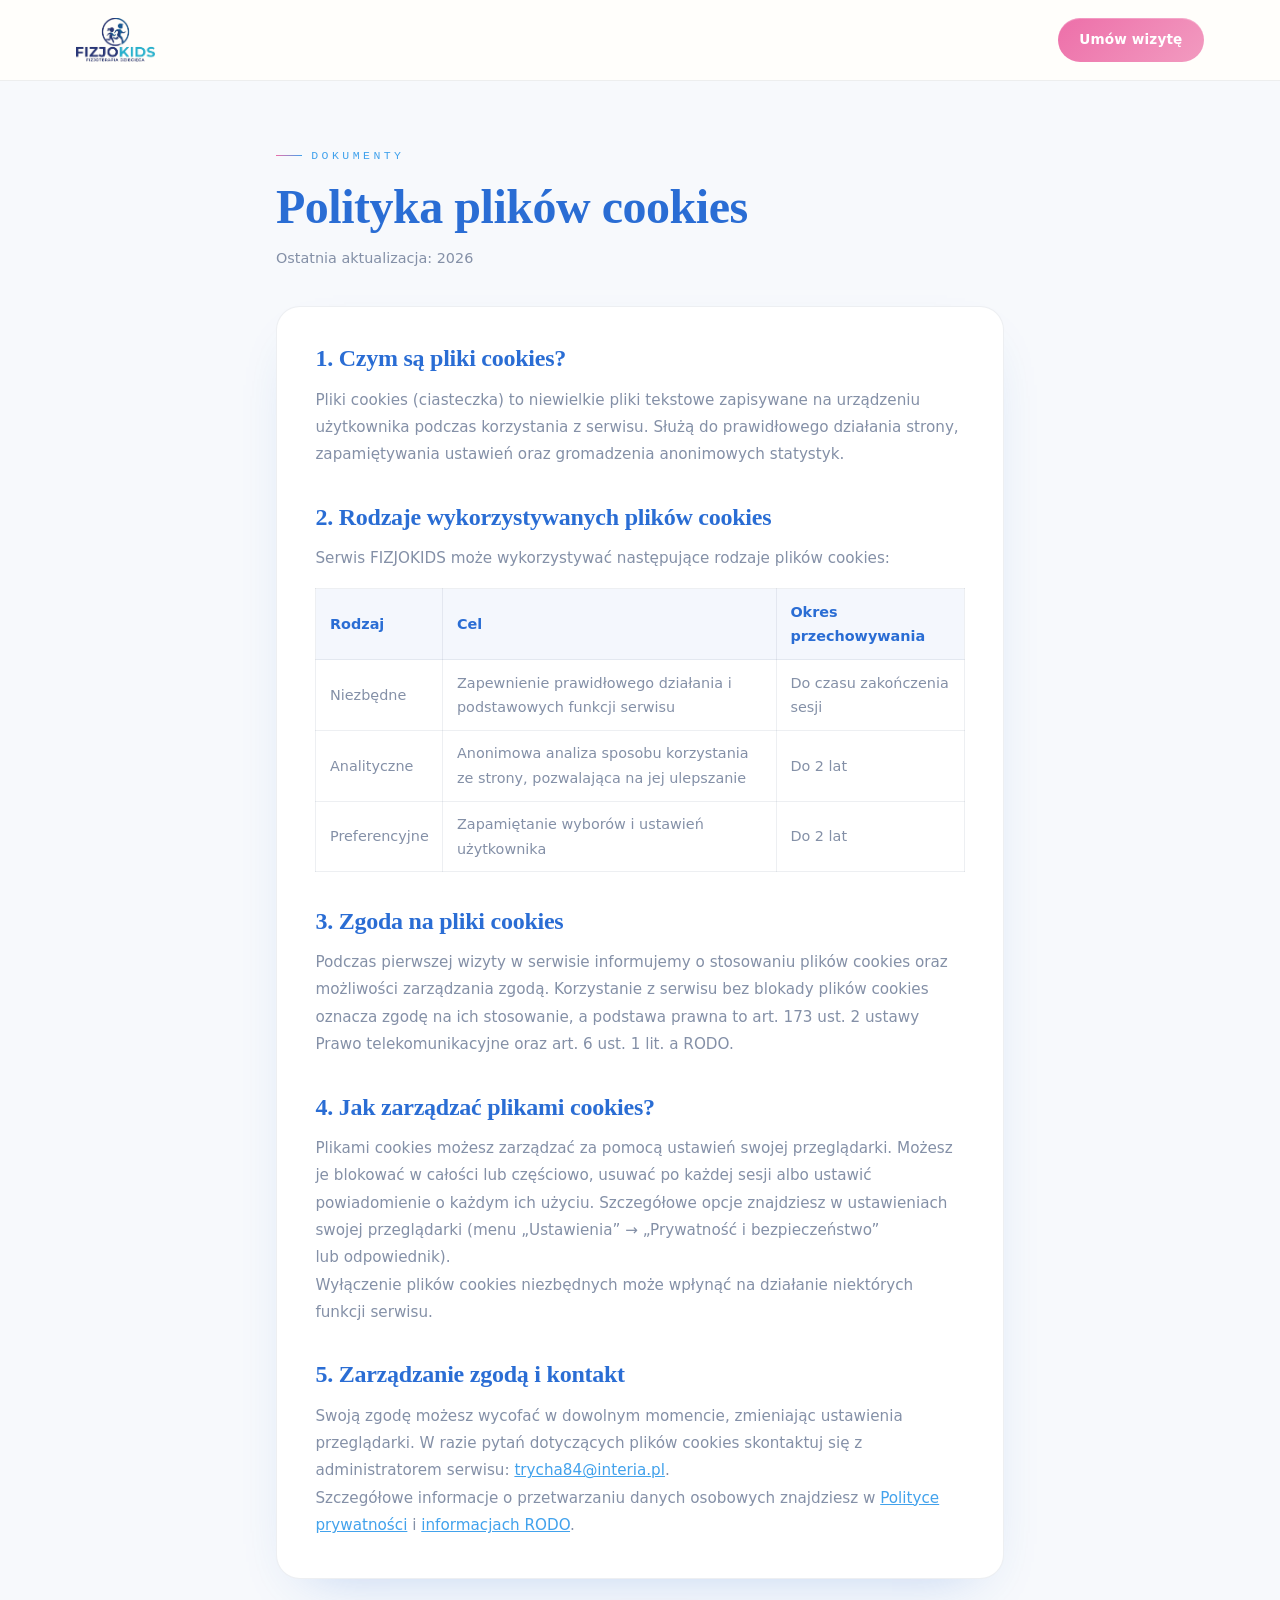
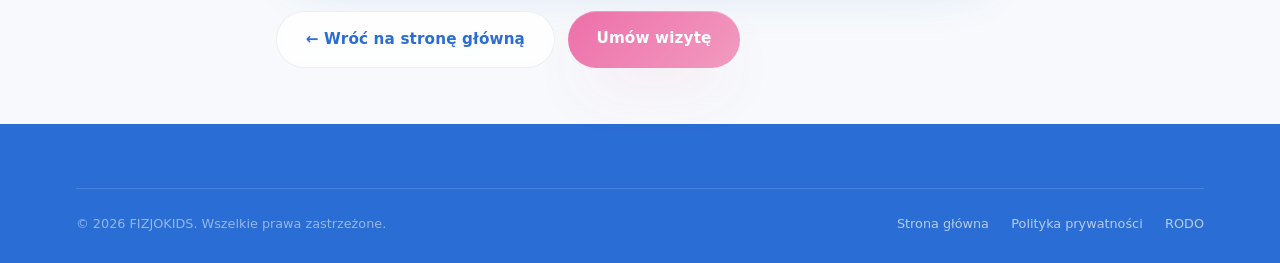
<file: pliki-cookies.html>
<!DOCTYPE html>
<html lang="pl-PL">
<head>
<meta charset="UTF-8">
<meta name="viewport" content="width=device-width, initial-scale=1.0">
<title>Polityka plików cookies | FIZJOKIDS – fizjoterapia dziecięca Wadowice</title>
<meta name="description" content="Polityka plików cookies serwisu FIZJOKIDS – informacje o rodzajach plików cookies, ich celu oraz sposobie zarządzania zgodami.">
<meta name="robots" content="index, follow">
<link rel="canonical" href="https://fizjokids.pl/pliki-cookies.html">
<meta property="og:type" content="website">
<meta property="og:site_name" content="FIZJOKIDS">
<meta property="og:title" content="Polityka plików cookies | FIZJOKIDS">
<meta property="og:description" content="Informacje o plikach cookies stosowanych w serwisie FIZJOKIDS.">
<meta property="og:locale" content="pl_PL">
<link rel="icon" type="image/svg+xml" href="assets/favicon.svg">
<link rel="preconnect" href="https://fonts.googleapis.com">
<link rel="preconnect" href="https://fonts.gstatic.com" crossorigin>
<link rel="stylesheet" href="css/main.css">
</head>
<body>
<a class="skip-link" href="#tresc">Przejdź do treści</a>

<header class="legal-header">
  <div class="wrap legal-header__bar">
    <a href="index.html" aria-label="FIZJOKIDS – powrót na stronę główną">
      <img src="assets/img/logo.png" alt="Logo FIZJOKIDS – fizjoterapia dziecięca Wadowice">
    </a>
    <a href="index.html#kontakt" class="btn btn--primary btn--sm">Umów wizytę</a>
  </div>
</header>

<main id="tresc" class="legal-page">
  <div class="wrap wrap--narrow">
    <p class="eyebrow">Dokumenty</p>
    <h1 class="section-title">Polityka plików cookies</h1>
    <p style="margin-top:0.8rem; font-size:0.9rem; color:var(--muted);">Ostatnia aktualizacja: 2026</p>

    <div class="legal-body">
      <h2>1. Czym są pliki cookies?</h2>
      <p>Pliki cookies (ciasteczka) to niewielkie pliki tekstowe zapisywane na urządzeniu użytkownika podczas korzystania z serwisu. Służą do prawidłowego działania strony, zapamiętywania ustawień oraz gromadzenia anonimowych statystyk.</p>

      <h2>2. Rodzaje wykorzystywanych plików cookies</h2>
      <p>Serwis FIZJOKIDS może wykorzystywać następujące rodzaje plików cookies:</p>
      <table>
        <thead>
          <tr>
            <th>Rodzaj</th>
            <th>Cel</th>
            <th>Okres przechowywania</th>
          </tr>
        </thead>
        <tbody>
          <tr>
            <td>Niezbędne</td>
            <td>Zapewnienie prawidłowego działania i podstawowych funkcji serwisu</td>
            <td>Do czasu zakończenia sesji</td>
          </tr>
          <tr>
            <td>Analityczne</td>
            <td>Anonimowa analiza sposobu korzystania ze strony, pozwalająca na jej ulepszanie</td>
            <td>Do 2 lat</td>
          </tr>
          <tr>
            <td>Preferencyjne</td>
            <td>Zapamiętanie wyborów i ustawień użytkownika</td>
            <td>Do 2 lat</td>
          </tr>
        </tbody>
      </table>

      <h2>3. Zgoda na pliki cookies</h2>
      <p>Podczas pierwszej wizyty w serwisie informujemy o stosowaniu plików cookies oraz możliwości zarządzania zgodą. Korzystanie z serwisu bez blokady plików cookies oznacza zgodę na ich stosowanie, a podstawa prawna to art. 173 ust. 2 ustawy Prawo telekomunikacyjne oraz art. 6 ust. 1 lit. a RODO.</p>

      <h2>4. Jak zarządzać plikami cookies?</h2>
      <p>Plikami cookies możesz zarządzać za pomocą ustawień swojej przeglądarki. Możesz je blokować w całości lub częściowo, usuwać po każdej sesji albo ustawić powiadomienie o każdym ich użyciu. Szczegółowe opcje znajdziesz w ustawieniach swojej przeglądarki (menu „Ustawienia” → „Prywatność i bezpieczeństwo” lub odpowiednik).</p>
      <p>Wyłączenie plików cookies niezbędnych może wpłynąć na działanie niektórych funkcji serwisu.</p>

      <h2>5. Zarządzanie zgodą i kontakt</h2>
      <p>Swoją zgodę możesz wycofać w dowolnym momencie, zmieniając ustawienia przeglądarki. W razie pytań dotyczących plików cookies skontaktuj się z administratorem serwisu: <a href="mailto:trycha84@interia.pl">trycha84@interia.pl</a>.</p>
      <p>Szczegółowe informacje o przetwarzaniu danych osobowych znajdziesz w <a href="polityka-prywatnosci.html">Polityce prywatności</a> i <a href="rodo.html">informacjach RODO</a>.</p>
    </div>

    <div class="legal-cta">
      <a href="index.html" class="btn btn--ghost">← Wróć na stronę główną</a>
      <a href="index.html#kontakt" class="btn btn--primary">Umów wizytę</a>
    </div>
  </div>
</main>

<footer class="footer">
  <div class="wrap">
    <div class="footer__bottom" style="margin-top:0;">
      <p>© 2026 FIZJOKIDS. Wszelkie prawa zastrzeżone.</p>
      <div class="footer__legal">
        <a href="index.html">Strona główna</a>
        <a href="polityka-prywatnosci.html">Polityka prywatności</a>
        <a href="rodo.html">RODO</a>
      </div>
    </div>
  </div>
</footer>
</body>
</html>
</file>
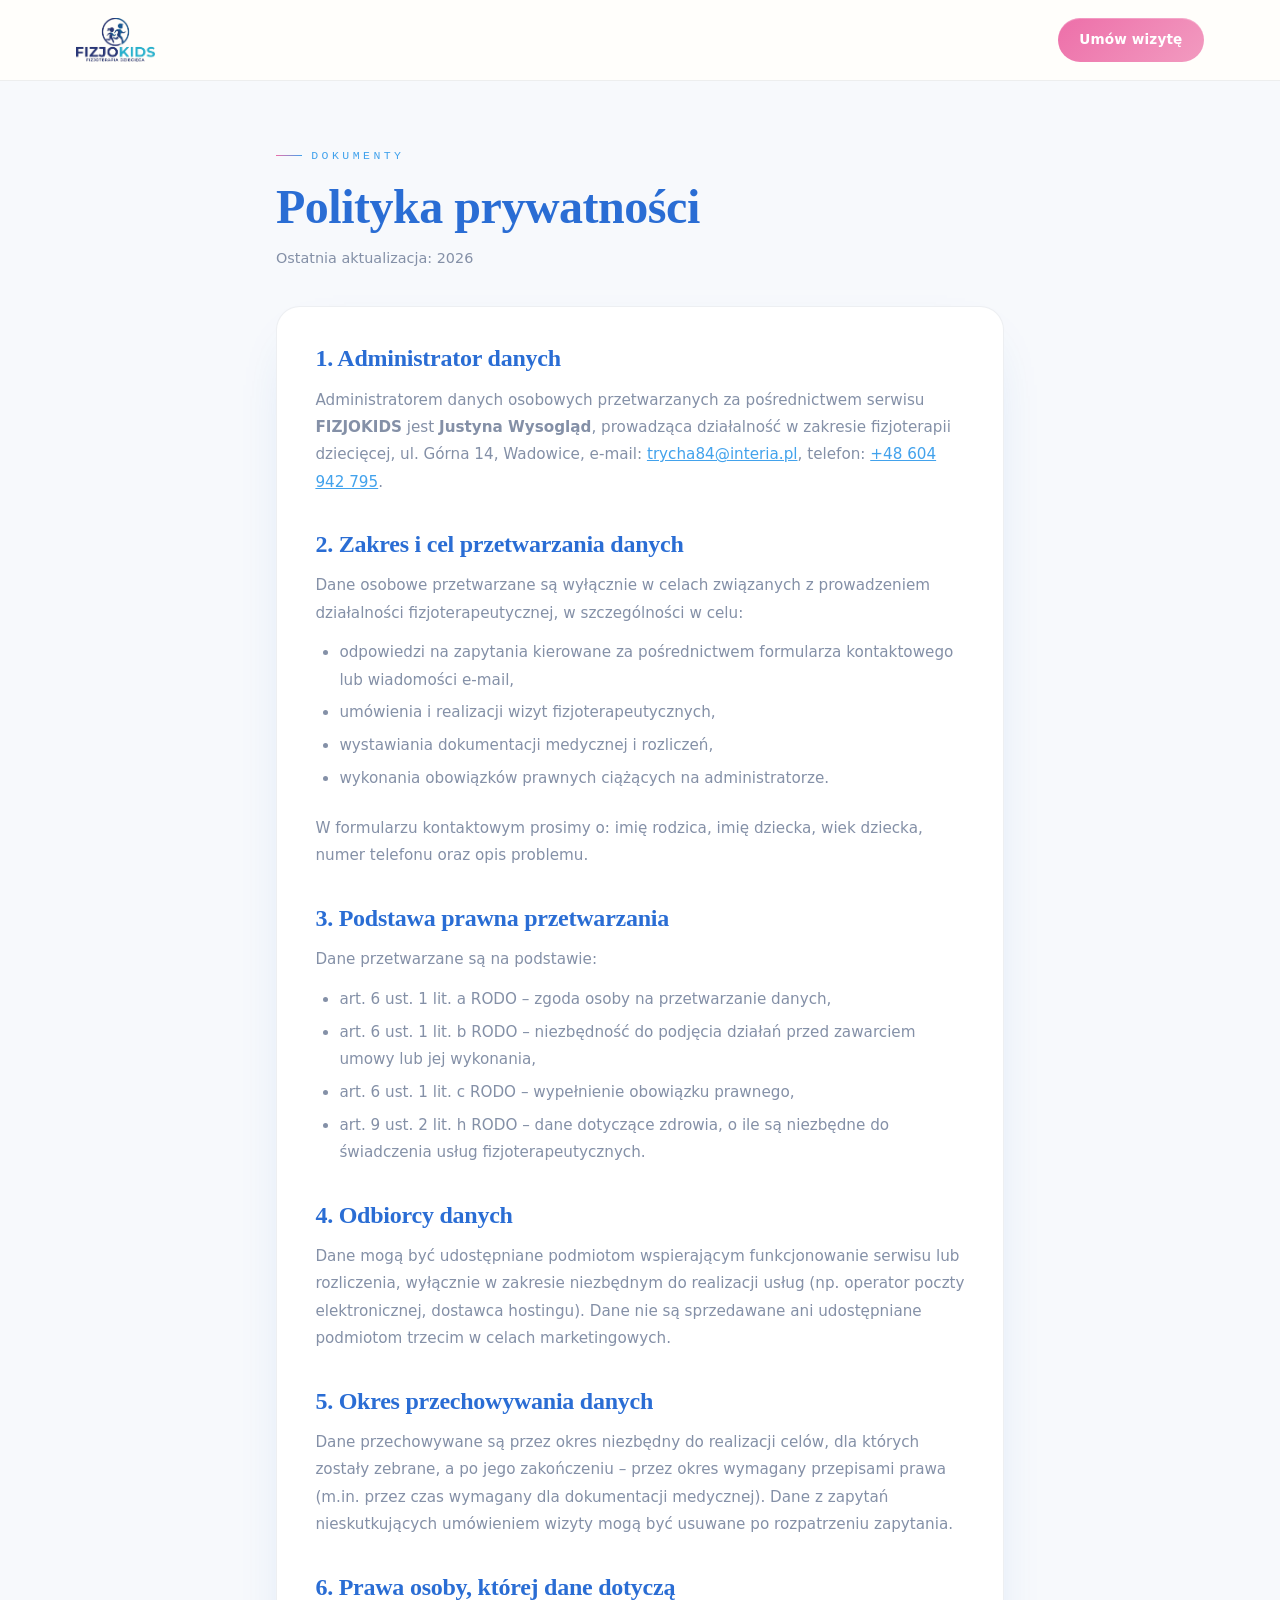
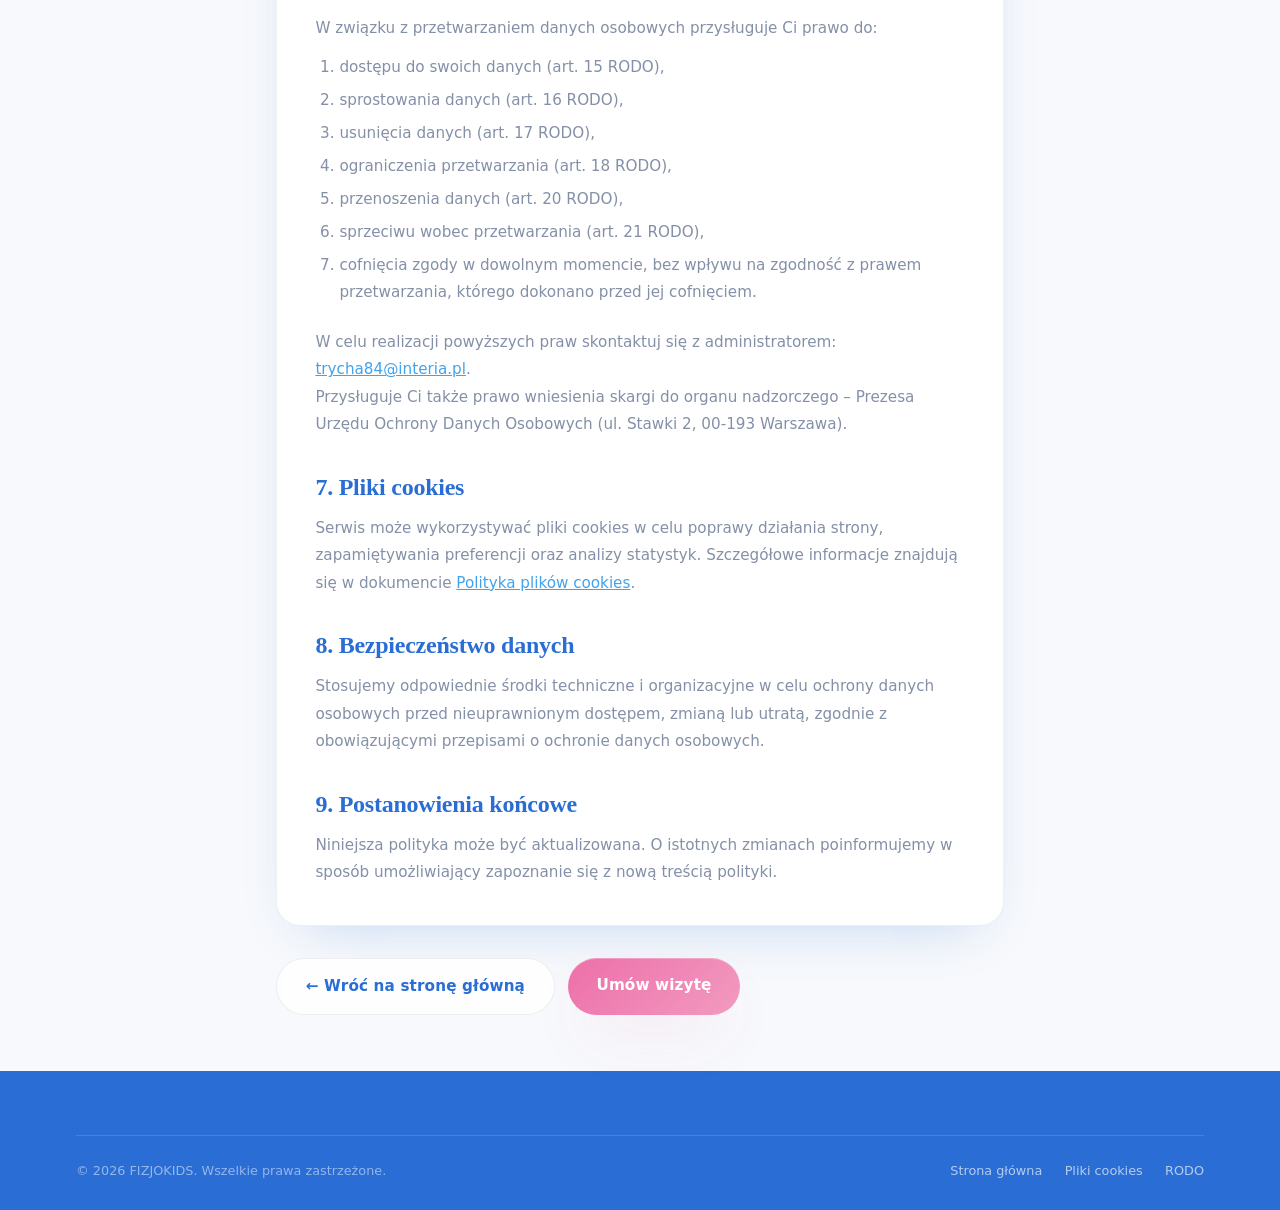
<file: polityka-prywatnosci.html>
<!DOCTYPE html>
<html lang="pl-PL">
<head>
<meta charset="UTF-8">
<meta name="viewport" content="width=device-width, initial-scale=1.0">
<title>Polityka prywatności | FIZJOKIDS – fizjoterapia dziecięca Wadowice</title>
<meta name="description" content="Polityka prywatności serwisu FIZJOKIDS – informacje o przetwarzaniu danych osobowych, plikach cookies i prawach użytkowników.">
<meta name="robots" content="index, follow">
<link rel="canonical" href="https://fizjokids.pl/polityka-prywatnosci.html">
<meta property="og:type" content="website">
<meta property="og:site_name" content="FIZJOKIDS">
<meta property="og:title" content="Polityka prywatności | FIZJOKIDS">
<meta property="og:description" content="Informacje o przetwarzaniu danych osobowych i plikach cookies w serwisie FIZJOKIDS.">
<meta property="og:locale" content="pl_PL">
<link rel="icon" type="image/svg+xml" href="assets/favicon.svg">
<link rel="preconnect" href="https://fonts.googleapis.com">
<link rel="preconnect" href="https://fonts.gstatic.com" crossorigin>
<link rel="stylesheet" href="css/main.css">
</head>
<body>
<a class="skip-link" href="#tresc">Przejdź do treści</a>

<header class="legal-header">
  <div class="wrap legal-header__bar">
    <a href="index.html" aria-label="FIZJOKIDS – powrót na stronę główną">
      <img src="assets/img/logo.png" alt="Logo FIZJOKIDS – fizjoterapia dziecięca Wadowice">
    </a>
    <a href="index.html#kontakt" class="btn btn--primary btn--sm">Umów wizytę</a>
  </div>
</header>

<main id="tresc" class="legal-page">
  <div class="wrap wrap--narrow">
    <p class="eyebrow">Dokumenty</p>
    <h1 class="section-title">Polityka prywatności</h1>
    <p style="margin-top:0.8rem; font-size:0.9rem; color:var(--muted);">Ostatnia aktualizacja: 2026</p>

    <div class="legal-body">
      <h2>1. Administrator danych</h2>
      <p>Administratorem danych osobowych przetwarzanych za pośrednictwem serwisu <strong>FIZJOKIDS</strong> jest <strong>Justyna Wysogląd</strong>, prowadząca działalność w zakresie fizjoterapii dziecięcej, ul. Górna 14, Wadowice, e-mail: <a href="mailto:trycha84@interia.pl">trycha84@interia.pl</a>, telefon: <a href="tel:+48604942795">+48 604 942 795</a>.</p>

      <h2>2. Zakres i cel przetwarzania danych</h2>
      <p>Dane osobowe przetwarzane są wyłącznie w celach związanych z prowadzeniem działalności fizjoterapeutycznej, w szczególności w celu:</p>
      <ul>
        <li>odpowiedzi na zapytania kierowane za pośrednictwem formularza kontaktowego lub wiadomości e-mail,</li>
        <li>umówienia i realizacji wizyt fizjoterapeutycznych,</li>
        <li>wystawiania dokumentacji medycznej i rozliczeń,</li>
        <li>wykonania obowiązków prawnych ciążących na administratorze.</li>
      </ul>
      <p>W formularzu kontaktowym prosimy o: imię rodzica, imię dziecka, wiek dziecka, numer telefonu oraz opis problemu.</p>

      <h2>3. Podstawa prawna przetwarzania</h2>
      <p>Dane przetwarzane są na podstawie:</p>
      <ul>
        <li>art. 6 ust. 1 lit. a RODO – zgoda osoby na przetwarzanie danych,</li>
        <li>art. 6 ust. 1 lit. b RODO – niezbędność do podjęcia działań przed zawarciem umowy lub jej wykonania,</li>
        <li>art. 6 ust. 1 lit. c RODO – wypełnienie obowiązku prawnego,</li>
        <li>art. 9 ust. 2 lit. h RODO – dane dotyczące zdrowia, o ile są niezbędne do świadczenia usług fizjoterapeutycznych.</li>
      </ul>

      <h2>4. Odbiorcy danych</h2>
      <p>Dane mogą być udostępniane podmiotom wspierającym funkcjonowanie serwisu lub rozliczenia, wyłącznie w zakresie niezbędnym do realizacji usług (np. operator poczty elektronicznej, dostawca hostingu). Dane nie są sprzedawane ani udostępniane podmiotom trzecim w celach marketingowych.</p>

      <h2>5. Okres przechowywania danych</h2>
      <p>Dane przechowywane są przez okres niezbędny do realizacji celów, dla których zostały zebrane, a po jego zakończeniu – przez okres wymagany przepisami prawa (m.in. przez czas wymagany dla dokumentacji medycznej). Dane z zapytań nieskutkujących umówieniem wizyty mogą być usuwane po rozpatrzeniu zapytania.</p>

      <h2>6. Prawa osoby, której dane dotyczą</h2>
      <p>W związku z przetwarzaniem danych osobowych przysługuje Ci prawo do:</p>
      <ol>
        <li>dostępu do swoich danych (art. 15 RODO),</li>
        <li>sprostowania danych (art. 16 RODO),</li>
        <li>usunięcia danych (art. 17 RODO),</li>
        <li>ograniczenia przetwarzania (art. 18 RODO),</li>
        <li>przenoszenia danych (art. 20 RODO),</li>
        <li>sprzeciwu wobec przetwarzania (art. 21 RODO),</li>
        <li>cofnięcia zgody w dowolnym momencie, bez wpływu na zgodność z prawem przetwarzania, którego dokonano przed jej cofnięciem.</li>
      </ol>
      <p>W celu realizacji powyższych praw skontaktuj się z administratorem: <a href="mailto:trycha84@interia.pl">trycha84@interia.pl</a>.</p>
      <p>Przysługuje Ci także prawo wniesienia skargi do organu nadzorczego – Prezesa Urzędu Ochrony Danych Osobowych (ul. Stawki 2, 00-193 Warszawa).</p>

      <h2>7. Pliki cookies</h2>
      <p>Serwis może wykorzystywać pliki cookies w celu poprawy działania strony, zapamiętywania preferencji oraz analizy statystyk. Szczegółowe informacje znajdują się w dokumencie <a href="pliki-cookies.html">Polityka plików cookies</a>.</p>

      <h2>8. Bezpieczeństwo danych</h2>
      <p>Stosujemy odpowiednie środki techniczne i organizacyjne w celu ochrony danych osobowych przed nieuprawnionym dostępem, zmianą lub utratą, zgodnie z obowiązującymi przepisami o ochronie danych osobowych.</p>

      <h2>9. Postanowienia końcowe</h2>
      <p>Niniejsza polityka może być aktualizowana. O istotnych zmianach poinformujemy w sposób umożliwiający zapoznanie się z nową treścią polityki.</p>
    </div>

    <div class="legal-cta">
      <a href="index.html" class="btn btn--ghost">← Wróć na stronę główną</a>
      <a href="index.html#kontakt" class="btn btn--primary">Umów wizytę</a>
    </div>
  </div>
</main>

<footer class="footer">
  <div class="wrap">
    <div class="footer__bottom" style="margin-top:0;">
      <p>© 2026 FIZJOKIDS. Wszelkie prawa zastrzeżone.</p>
      <div class="footer__legal">
        <a href="index.html">Strona główna</a>
        <a href="pliki-cookies.html">Pliki cookies</a>
        <a href="rodo.html">RODO</a>
      </div>
    </div>
  </div>
</footer>
</body>
</html>
</file>
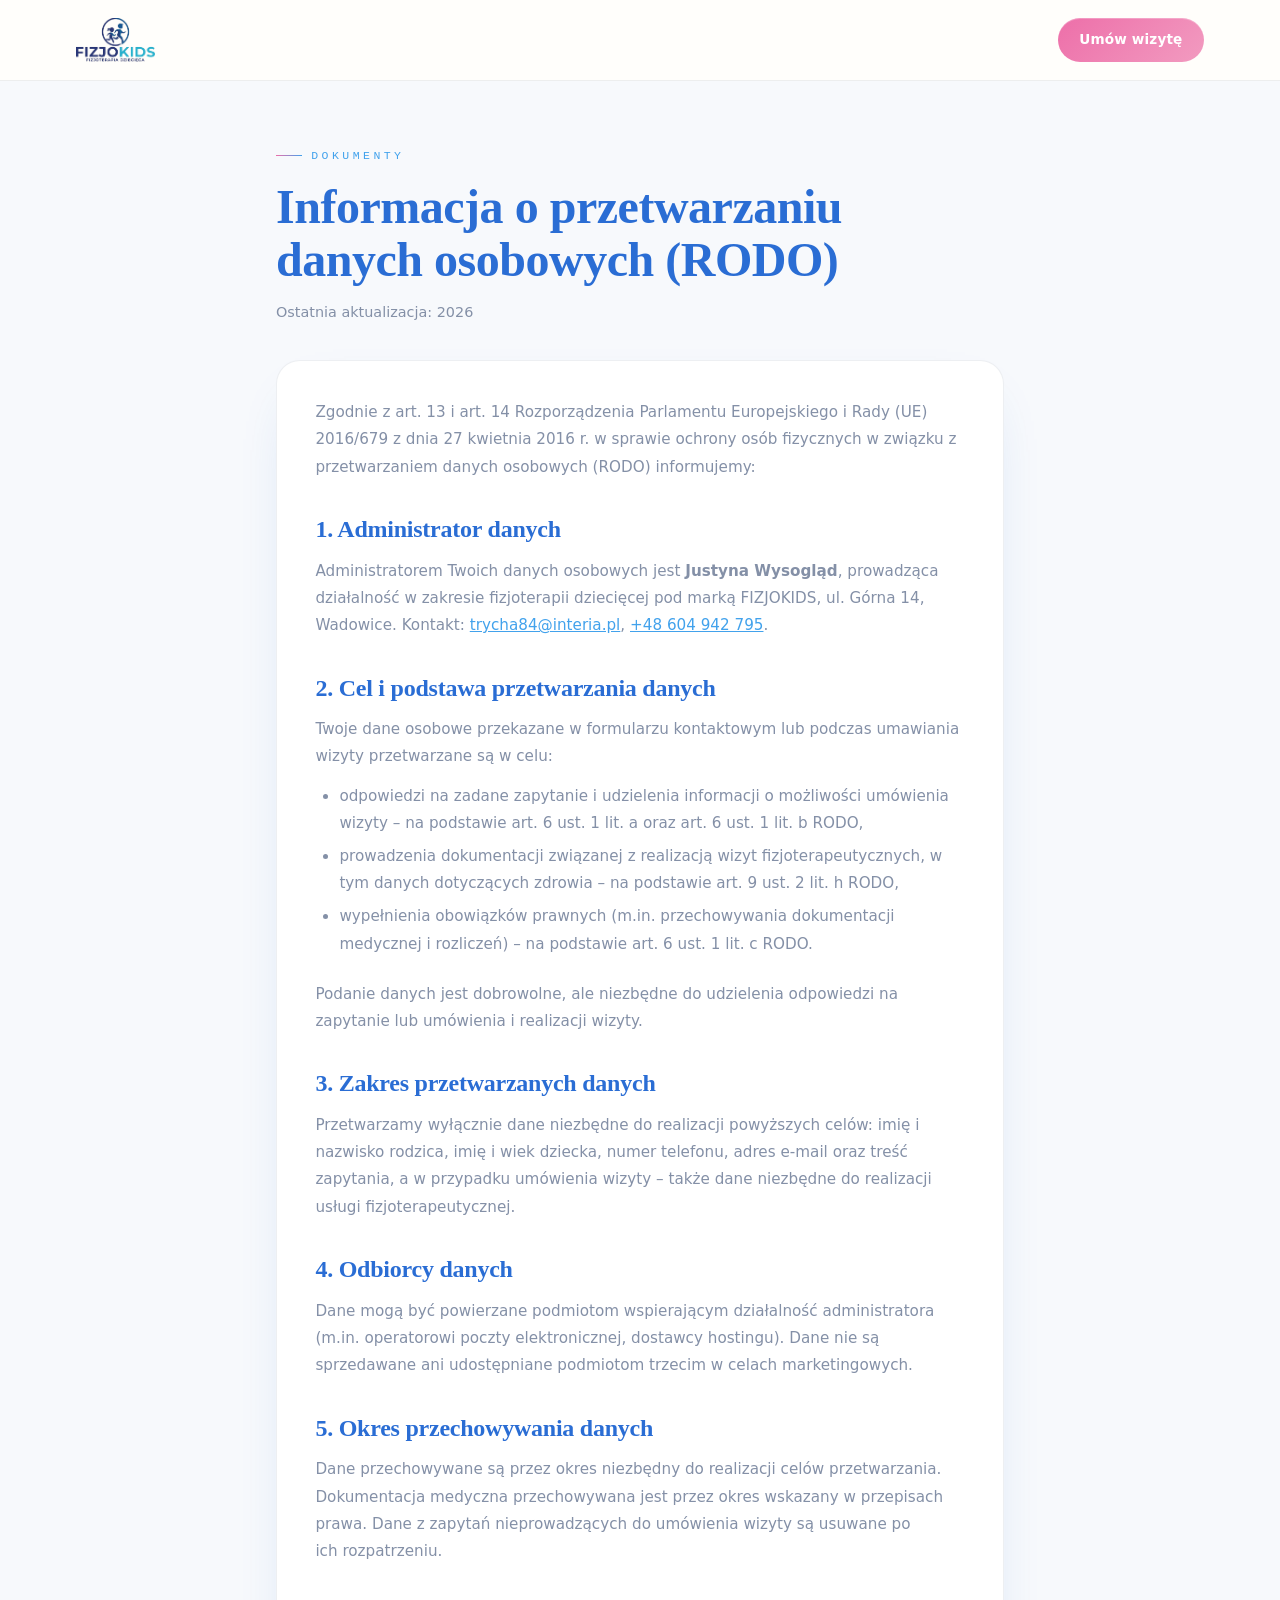
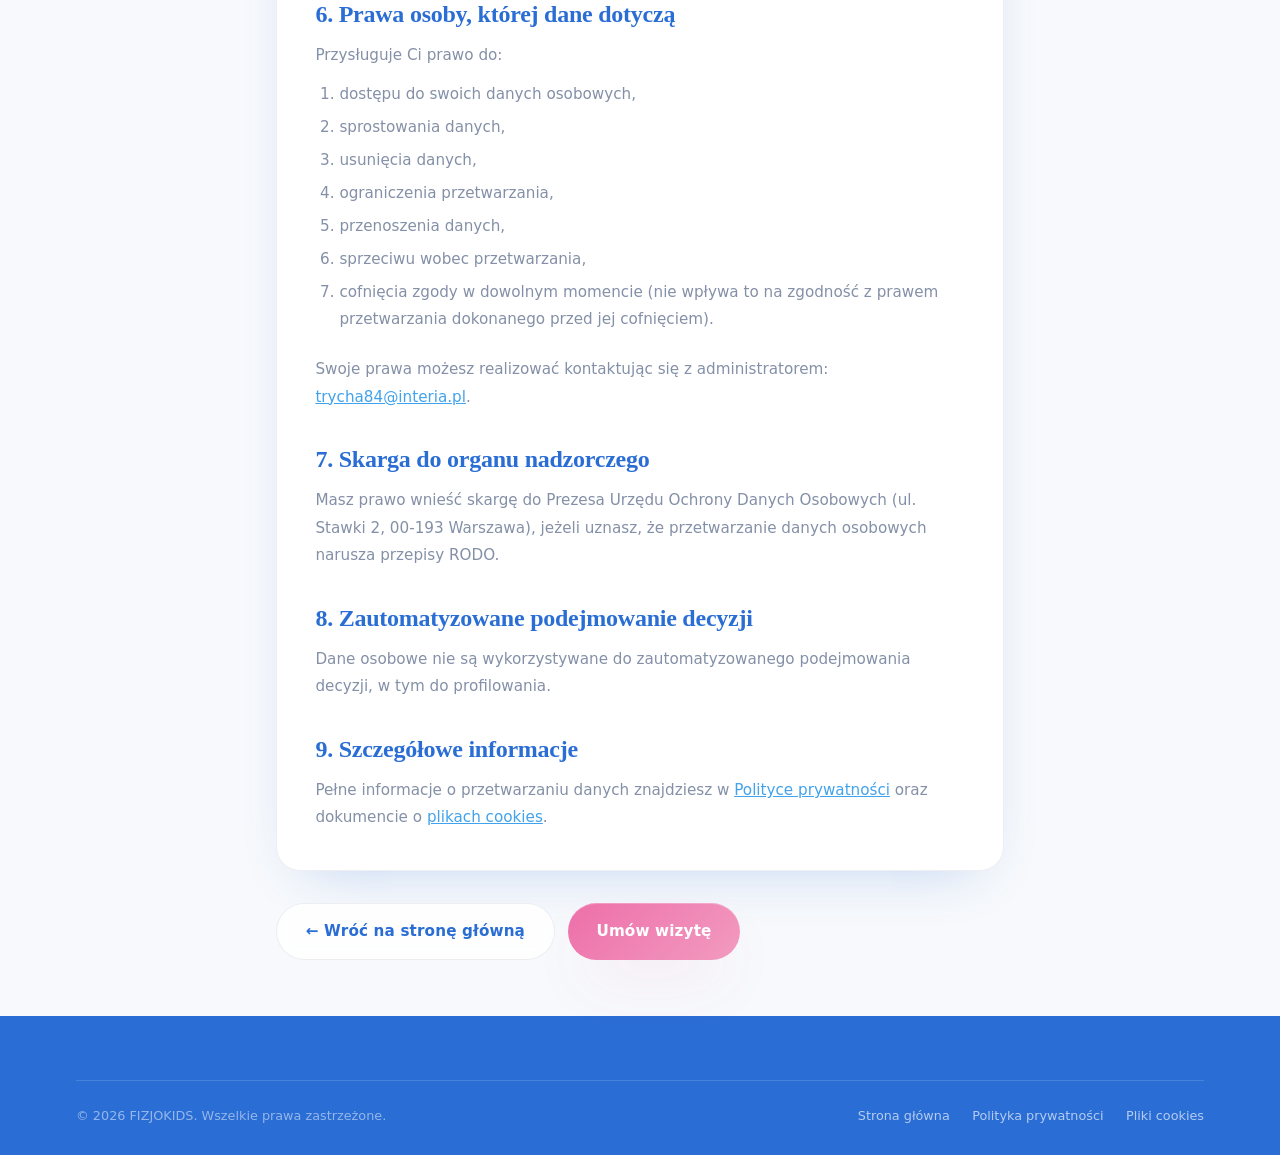
<file: rodo.html>
<!DOCTYPE html>
<html lang="pl-PL">
<head>
<meta charset="UTF-8">
<meta name="viewport" content="width=device-width, initial-scale=1.0">
<title>Informacja RODO | FIZJOKIDS – fizjoterapia dziecięca Wadowice</title>
<meta name="description" content="Klauzula informacyjna RODO FIZJOKIDS – informacje o przetwarzaniu danych osobowych w związku z formularzem kontaktowym i wizytami fizjoterapeutycznymi.">
<meta name="robots" content="index, follow">
<link rel="canonical" href="https://fizjokids.pl/rodo.html">
<meta property="og:type" content="website">
<meta property="og:site_name" content="FIZJOKIDS">
<meta property="og:title" content="Informacja RODO | FIZJOKIDS">
<meta property="og:description" content="Informacje o przetwarzaniu danych osobowych w serwisie FIZJOKIDS.">
<meta property="og:locale" content="pl_PL">
<link rel="icon" type="image/svg+xml" href="assets/favicon.svg">
<link rel="preconnect" href="https://fonts.googleapis.com">
<link rel="preconnect" href="https://fonts.gstatic.com" crossorigin>
<link rel="stylesheet" href="css/main.css">
</head>
<body>
<a class="skip-link" href="#tresc">Przejdź do treści</a>

<header class="legal-header">
  <div class="wrap legal-header__bar">
    <a href="index.html" aria-label="FIZJOKIDS – powrót na stronę główną">
      <img src="assets/img/logo.png" alt="Logo FIZJOKIDS – fizjoterapia dziecięca Wadowice">
    </a>
    <a href="index.html#kontakt" class="btn btn--primary btn--sm">Umów wizytę</a>
  </div>
</header>

<main id="tresc" class="legal-page">
  <div class="wrap wrap--narrow">
    <p class="eyebrow">Dokumenty</p>
    <h1 class="section-title">Informacja o przetwarzaniu danych osobowych (RODO)</h1>
    <p style="margin-top:0.8rem; font-size:0.9rem; color:var(--muted);">Ostatnia aktualizacja: 2026</p>

    <div class="legal-body">
      <p>Zgodnie z art. 13 i art. 14 Rozporządzenia Parlamentu Europejskiego i Rady (UE) 2016/679 z dnia 27 kwietnia 2016 r. w sprawie ochrony osób fizycznych w związku z przetwarzaniem danych osobowych (RODO) informujemy:</p>

      <h2>1. Administrator danych</h2>
      <p>Administratorem Twoich danych osobowych jest <strong>Justyna Wysogląd</strong>, prowadząca działalność w zakresie fizjoterapii dziecięcej pod marką FIZJOKIDS, ul. Górna 14, Wadowice. Kontakt: <a href="mailto:trycha84@interia.pl">trycha84@interia.pl</a>, <a href="tel:+48604942795">+48 604 942 795</a>.</p>

      <h2>2. Cel i podstawa przetwarzania danych</h2>
      <p>Twoje dane osobowe przekazane w formularzu kontaktowym lub podczas umawiania wizyty przetwarzane są w celu:</p>
      <ul>
        <li>odpowiedzi na zadane zapytanie i udzielenia informacji o możliwości umówienia wizyty – na podstawie art. 6 ust. 1 lit. a oraz art. 6 ust. 1 lit. b RODO,</li>
        <li>prowadzenia dokumentacji związanej z realizacją wizyt fizjoterapeutycznych, w tym danych dotyczących zdrowia – na podstawie art. 9 ust. 2 lit. h RODO,</li>
        <li>wypełnienia obowiązków prawnych (m.in. przechowywania dokumentacji medycznej i rozliczeń) – na podstawie art. 6 ust. 1 lit. c RODO.</li>
      </ul>
      <p>Podanie danych jest dobrowolne, ale niezbędne do udzielenia odpowiedzi na zapytanie lub umówienia i realizacji wizyty.</p>

      <h2>3. Zakres przetwarzanych danych</h2>
      <p>Przetwarzamy wyłącznie dane niezbędne do realizacji powyższych celów: imię i nazwisko rodzica, imię i wiek dziecka, numer telefonu, adres e-mail oraz treść zapytania, a w przypadku umówienia wizyty – także dane niezbędne do realizacji usługi fizjoterapeutycznej.</p>

      <h2>4. Odbiorcy danych</h2>
      <p>Dane mogą być powierzane podmiotom wspierającym działalność administratora (m.in. operatorowi poczty elektronicznej, dostawcy hostingu). Dane nie są sprzedawane ani udostępniane podmiotom trzecim w celach marketingowych.</p>

      <h2>5. Okres przechowywania danych</h2>
      <p>Dane przechowywane są przez okres niezbędny do realizacji celów przetwarzania. Dokumentacja medyczna przechowywana jest przez okres wskazany w przepisach prawa. Dane z zapytań nieprowadzących do umówienia wizyty są usuwane po ich rozpatrzeniu.</p>

      <h2>6. Prawa osoby, której dane dotyczą</h2>
      <p>Przysługuje Ci prawo do:</p>
      <ol>
        <li>dostępu do swoich danych osobowych,</li>
        <li>sprostowania danych,</li>
        <li>usunięcia danych,</li>
        <li>ograniczenia przetwarzania,</li>
        <li>przenoszenia danych,</li>
        <li>sprzeciwu wobec przetwarzania,</li>
        <li>cofnięcia zgody w dowolnym momencie (nie wpływa to na zgodność z prawem przetwarzania dokonanego przed jej cofnięciem).</li>
      </ol>
      <p>Swoje prawa możesz realizować kontaktując się z administratorem: <a href="mailto:trycha84@interia.pl">trycha84@interia.pl</a>.</p>

      <h2>7. Skarga do organu nadzorczego</h2>
      <p>Masz prawo wnieść skargę do Prezesa Urzędu Ochrony Danych Osobowych (ul. Stawki 2, 00-193 Warszawa), jeżeli uznasz, że przetwarzanie danych osobowych narusza przepisy RODO.</p>

      <h2>8. Zautomatyzowane podejmowanie decyzji</h2>
      <p>Dane osobowe nie są wykorzystywane do zautomatyzowanego podejmowania decyzji, w tym do profilowania.</p>

      <h2>9. Szczegółowe informacje</h2>
      <p>Pełne informacje o przetwarzaniu danych znajdziesz w <a href="polityka-prywatnosci.html">Polityce prywatności</a> oraz dokumencie o <a href="pliki-cookies.html">plikach cookies</a>.</p>
    </div>

    <div class="legal-cta">
      <a href="index.html" class="btn btn--ghost">← Wróć na stronę główną</a>
      <a href="index.html#kontakt" class="btn btn--primary">Umów wizytę</a>
    </div>
  </div>
</main>

<footer class="footer">
  <div class="wrap">
    <div class="footer__bottom" style="margin-top:0;">
      <p>© 2026 FIZJOKIDS. Wszelkie prawa zastrzeżone.</p>
      <div class="footer__legal">
        <a href="index.html">Strona główna</a>
        <a href="polityka-prywatnosci.html">Polityka prywatności</a>
        <a href="pliki-cookies.html">Pliki cookies</a>
      </div>
    </div>
  </div>
</footer>
</body>
</html>
</file>
<file: css/main.css>
/* ============================================================
   FIZJOKIDS – główny arkusz stylów
   Fonty: Inter (Sans / body), Fraunces (Serif / nagłówki),
          JetBrains Mono (Mono / etykiety, badge, eyebrow)
   ============================================================ */

/* ---------- ZMIENNE PROJEKTOWE ---------- */
:root {
  --bg: #F7F9FC;
  --bg-soft: #FBFCFE;
  --cream: #FFFEFB;
  --surface: #FFFFFF;
  --ink: #3E4C6B;
  --ink-soft: #5A6884;
  --muted: #8490A7;
  --line: rgba(62, 76, 107, 0.09);
  --line-soft: rgba(62, 76, 107, 0.055);
  --primary: #2A6DD4;
  --teal: #42A2EC;
  --accent: #ED6FA9;
  --accent-2: #B9C7DC;
  --white: #FFFFFF;

  --font-body: 'Inter', system-ui, -apple-system, 'Segoe UI', Roboto, sans-serif;
  --font-heading: 'Fraunces', Georgia, 'Times New Roman', serif;
  --font-mono: 'JetBrains Mono', ui-monospace, 'Cascadia Code', monospace;

  --gutter: clamp(1.125rem, 3.5vw, 2.25rem);
  --section: clamp(4.25rem, 9vw, 7rem);
  --radius: 1.5rem;
  --radius-sm: 1.1rem;
  --radius-xs: 0.8rem;

  --shadow-soft: 0 22px 55px -30px rgba(42, 109, 212, 0.32), inset 0 1px 0 rgba(255, 255, 255, 0.85);
  --shadow-card: 0 44px 90px -44px rgba(42, 109, 212, 0.42), inset 0 1px 0 rgba(255, 255, 255, 0.9);
  --shadow-cta: 0 26px 55px -26px rgba(237, 111, 169, 0.75), inset 0 1px 0 rgba(255, 255, 255, 0.25);

  color-scheme: light;
  scroll-behavior: smooth;
  scroll-padding-top: calc(5rem + 0.5rem);
}

/* ---------- RESET ---------- */
*, *::before, *::after { box-sizing: border-box; margin: 0; padding: 0; }
html { -webkit-text-size-adjust: 100%; }

body {
  font-family: var(--font-body);
  font-size: 1rem;
  line-height: 1.7;
  color: var(--ink);
  background: var(--bg);
  -webkit-font-smoothing: antialiased;
  text-rendering: optimizeLegibility;
  overflow-x: hidden;
}

img { max-width: 100%; display: block; }
a { color: inherit; text-decoration: none; }
button { font: inherit; cursor: pointer; border: none; background: none; color: inherit; }
input, textarea, select { font: inherit; }
ul, ol { list-style: none; }

h1, h2, h3, h4 {
  font-family: var(--font-heading);
  font-weight: 600;
  line-height: 1.12;
  color: var(--primary);
  text-wrap: balance;
  letter-spacing: -0.01em;
}
p { color: var(--muted); max-width: 70ch; text-wrap: pretty; }
small { font-size: 0.85em; }

::selection { background: rgba(237, 111, 169, 0.22); color: var(--primary); }

:focus-visible {
  outline: 3px solid rgba(66, 162, 236, 0.55);
  outline-offset: 3px;
  border-radius: 0.4rem;
}
:focus:not(:focus-visible) { outline: none; }

.hidden { display: none !important; }

/* ---------- DOSTĘPNOŚĆ: SKIP-LINK ---------- */
.skip-link {
  position: absolute;
  left: -9999px;
  top: 0;
  z-index: 9999;
  display: inline-flex;
  align-items: center;
  padding: 0.85rem 1.5rem;
  background: var(--primary);
  color: #fff;
  font-family: var(--font-mono);
  font-size: 0.85rem;
  border-radius: 0 0 1rem 0;
  box-shadow: var(--shadow-soft);
}
.skip-link:focus { left: 0; top: 0; color: #fff; }

/* ---------- UKŁAD ---------- */
.wrap { width: 100%; max-width: 1200px; margin-inline: auto; padding-inline: var(--gutter); }
.wrap--sm { max-width: 920px; }
.wrap--narrow { max-width: 800px; }

.section { padding-block: var(--section); position: relative; }
.section--cream { background: var(--cream); }
.section--dark { background: var(--primary); }
.section--featured { overflow: hidden; }

.centered { text-align: center; }
.centered .section-sub { margin-inline: auto; }

/* ---------- EYEBROW / TYTUŁY ---------- */
.eyebrow {
  display: inline-flex;
  align-items: center;
  gap: 0.6rem;
  font-family: var(--font-mono);
  font-size: 0.72rem;
  font-weight: 500;
  letter-spacing: 0.3em;
  text-transform: uppercase;
  color: var(--teal);
}
.eyebrow::before {
  content: '';
  width: 1.6rem;
  height: 1px;
  background: linear-gradient(90deg, var(--accent), var(--teal));
  flex-shrink: 0;
}
.centered .eyebrow { justify-content: center; }
.centered .eyebrow::after {
  content: '';
  width: 1.6rem;
  height: 1px;
  background: linear-gradient(90deg, var(--teal), var(--accent));
  flex-shrink: 0;
}

.section-title {
  margin-top: 0.9rem;
  font-size: clamp(1.9rem, 4.5vw, 3rem);
  font-weight: 600;
}
.section-sub { margin-top: 1rem; font-size: 1.05rem; }

/* ---------- PRZYCISKI ---------- */
.btn {
  display: inline-flex;
  align-items: center;
  justify-content: center;
  gap: 0.5rem;
  padding: 0.9rem 1.8rem;
  border-radius: 999px;
  font-weight: 600;
  font-size: 0.95rem;
  letter-spacing: 0.01em;
  white-space: nowrap;
  transition: transform 180ms ease, box-shadow 180ms ease, background 180ms ease, border-color 180ms ease;
  box-shadow: var(--shadow-soft);
}
.btn:hover { transform: translateY(-2px); }
.btn:active { transform: translateY(0); }
.btn--block { width: 100%; }

.btn--primary {
  background: linear-gradient(135deg, var(--accent), #F29BC0);
  color: #fff;
  box-shadow: var(--shadow-cta);
}
.btn--primary:hover { box-shadow: 0 32px 70px -28px rgba(237, 111, 169, 0.85), inset 0 1px 0 rgba(255, 255, 255, 0.3); }

.btn--ghost {
  background: rgba(255, 255, 255, 0.85);
  color: var(--primary);
  border: 1px solid var(--line);
  -webkit-backdrop-filter: blur(8px);
  backdrop-filter: blur(8px);
}
.btn--ghost:hover { border-color: rgba(42, 109, 212, 0.22); }

.btn--dark { background: var(--primary); color: #fff; }
.btn--dark:hover { background: var(--teal); }

.btn--light { background: var(--surface); color: var(--primary); }
.btn--light:hover { background: #eef2f8; }

.btn--sm { padding: 0.68rem 1.35rem; font-size: 0.85rem; }

/* ---------- HEADER / NAVBAR (zawsze biały) ---------- */
.topbar {
  position: fixed;
  top: 0; left: 0; right: 0;
  z-index: 60;
  background: rgba(255, 255, 255, 0.82);
  border-bottom: 1px solid var(--line-soft);
  -webkit-backdrop-filter: blur(14px) saturate(150%);
  backdrop-filter: blur(14px) saturate(150%);
  box-shadow: 0 12px 40px -24px rgba(42, 109, 212, 0.28);
  transition: background 240ms ease, box-shadow 240ms ease;
}
.topbar.is-scrolled {
  background: rgba(255, 255, 255, 0.94);
  box-shadow: 0 14px 44px -22px rgba(42, 109, 212, 0.34);
}

.nav {
  display: flex;
  align-items: center;
  justify-content: space-between;
  gap: 1.5rem;
  height: 5rem;
}
.nav__logo { flex-shrink: 0; display: inline-flex; }
.nav__logo img { height: 2.9rem; width: auto; }

.nav__links { display: flex; align-items: center; gap: 1.8rem; }
.nav-link {
  position: relative;
  padding: 0.5rem 0;
  font-size: 0.94rem;
  font-weight: 600;
  color: var(--ink-soft);
  transition: color 200ms ease;
}
.nav-link::after {
  content: '';
  position: absolute;
  left: 0; bottom: 0.15rem;
  width: 100%; height: 2px;
  border-radius: 999px;
  background: linear-gradient(90deg, var(--accent), var(--teal));
  transform: scaleX(0);
  transform-origin: right;
  transition: transform 240ms ease;
}
.nav-link:hover, .nav-link.is-active { color: var(--primary); }
.nav-link:hover::after, .nav-link.is-active::after { transform: scaleX(1); transform-origin: left; }

.nav__actions { display: flex; align-items: center; gap: 1.2rem; }
.nav__phone {
  font-family: var(--font-mono);
  font-size: 0.9rem;
  font-weight: 500;
  color: var(--primary);
}
.nav__phone:hover { color: var(--teal); }

.nav__burger {
  display: none;
  flex-direction: column;
  justify-content: center;
  gap: 5px;
  width: 2.9rem; height: 2.9rem;
  border-radius: 0.9rem;
  border: 1px solid var(--line);
  align-items: center;
  transition: background 200ms ease;
}
.nav__burger:hover { background: rgba(42, 109, 212, 0.06); }
.nav__burger span { width: 18px; height: 2px; border-radius: 2px; background: var(--primary); transition: transform 220ms ease; }

@media (max-width: 1024px) {
  .nav__links, .nav__actions .nav__phone, .nav__actions .btn { display: none; }
  .nav__burger { display: flex; }
}

.mobile-menu {
  position: absolute;
  top: 5rem; left: 0; right: 0;
  padding: 0.75rem 1.25rem 1.5rem;
  background: rgba(255, 255, 255, 0.95);
  -webkit-backdrop-filter: blur(14px);
  backdrop-filter: blur(14px);
  border-bottom: 1px solid var(--line);
  box-shadow: 0 40px 70px -30px rgba(42, 109, 212, 0.35);
  border-radius: 0 0 1.5rem 1.5rem;
  max-height: calc(100vh - 5rem);
  overflow-y: auto;
}
.mobile-menu a.mm-link {
  display: block;
  padding: 0.85rem 1rem;
  border-radius: 0.8rem;
  font-weight: 600;
  color: var(--primary);
}
.mobile-menu a.mm-link:hover { background: rgba(42, 109, 212, 0.06); }
.mm-ctas {
  margin-top: 0.75rem;
  padding-top: 1rem;
  border-top: 1px solid var(--line);
  display: flex;
  flex-direction: column;
  gap: 0.6rem;
}

/* ---------- HERO ---------- */
.hero {
  position: relative;
  min-height: 100svh;
  display: flex;
  align-items: center;
  justify-content: center;
  overflow: hidden;
  padding-top: 5rem;
  perspective: 1200px;
}
.hero-bg {
  position: absolute;
  inset: 0;
  width: 100%;
  height: 100%;
  object-fit: cover;
  object-position: center 18%;
  transform: scale(1.04);
  will-change: transform;
}
.hero-overlay {
  position: absolute;
  inset: 0;
  background:
    radial-gradient(120% 130% at 12% 0%, rgba(42, 109, 212, 0.34) 0%, rgba(42, 109, 212, 0.78) 100%);
}
.hero__content {
  position: relative;
  z-index: 2;
  text-align: center;
  padding: clamp(3rem, 8vw, 6rem) 1.25rem;
  max-width: 64rem;
}
.hero__kicker {
  display: inline-flex;
  align-items: center;
  gap: 0.6rem;
  font-family: var(--font-mono);
  font-size: 0.78rem;
  font-weight: 500;
  letter-spacing: 0.28em;
  text-transform: uppercase;
  color: rgba(255, 255, 255, 0.92);
}
.hero__kicker::before, .hero__kicker::after {
  content: '';
  width: 1.4rem;
  height: 1px;
  background: linear-gradient(90deg, transparent, var(--accent));
}
.hero__kicker::after { background: linear-gradient(90deg, var(--accent), transparent); }
.hero__title {
  margin-top: 1.2rem;
  color: var(--cream);
  font-size: clamp(2.5rem, 7vw, 4.6rem);
  line-height: 1.04;
  text-shadow: 0 8px 40px rgba(42, 109, 212, 0.45);
}
.hero__title em {
  display: block;
  font-style: italic;
  font-weight: 500;
  color: transparent;
  background-image: linear-gradient(92deg, var(--accent-2), var(--accent));
  -webkit-background-clip: text;
  background-clip: text;
  padding-bottom: 10px;
}
.hero__lead {
  margin: 1.4rem auto 0;
  max-width: 46rem;
  color: rgba(255, 255, 255, 0.9);
  font-size: clamp(1.05rem, 2vw, 1.3rem);
  line-height: 1.7;
}
.hero__cta { margin-top: 2.1rem; display: flex; gap: 0.8rem; justify-content: center; flex-wrap: wrap; }
.hero__cta .btn--ghost { background: rgba(255, 255, 255, 0.14); color: #fff; border-color: rgba(255, 255, 255, 0.28); }
.hero__cta .btn--ghost:hover { background: rgba(255, 255, 255, 0.22); border-color: rgba(255, 255, 255, 0.4); }

/* ---------- SEKCJA O MNIE ---------- */
.about { display: grid; grid-template-columns: 1fr 1.05fr; gap: clamp(2.5rem, 6vw, 4.5rem); align-items: center; }

.about__media { position: relative; }
.about__media .blob {
  position: absolute;
  top: -1.6rem; left: -1.6rem;
  width: 9rem; height: 9rem;
  border-radius: 999px;
  background: radial-gradient(circle at 30% 30%, rgba(237, 111, 169, 0.35), rgba(66, 162, 236, 0.25));
  filter: blur(52px);
  z-index: 0;
  animation: blobFloat 9s ease-in-out infinite alternate;
}
.about__photo {
  position: relative;
  border-radius: var(--radius);
  overflow: hidden;
  box-shadow: var(--shadow-card);
  transform: translateZ(0);
}
.about__photo img { width: 100%; height: clamp(24rem, 46vw, 33rem); object-fit: cover; }
.about__badge {
  position: absolute;
  bottom: 1.2rem; right: 1.2rem;
  background: rgba(255, 255, 255, 0.82);
  -webkit-backdrop-filter: blur(14px);
  backdrop-filter: blur(14px);
  border: 1px solid var(--line);
  border-radius: 1.1rem;
  padding: 0.9rem 1.4rem;
  box-shadow: var(--shadow-soft);
  transform: translateZ(40px);
}
.about__badge-name { font-family: var(--font-heading); font-weight: 600; font-size: 1rem; color: var(--primary); }
.about__badge-role {
  margin-top: 0.15rem;
  font-family: var(--font-mono);
  font-size: 0.66rem;
  font-weight: 500;
  letter-spacing: 0.16em;
  text-transform: uppercase;
  color: var(--teal);
}

.about__copy .about-name {
  margin-top: 0.7rem;
  font-family: var(--font-heading);
  font-size: 1.4rem;
  font-weight: 600;
  color: var(--teal);
}
.about__copy .about-lead { margin-top: 1.1rem; }

.about__chips { display: flex; flex-wrap: wrap; gap: 0.6rem; margin-top: 1.4rem; }
.chip {
  display: inline-flex;
  align-items: center;
  gap: 0.4rem;
  padding: 0.5rem 1rem;
  border-radius: 999px;
  font-family: var(--font-mono);
  font-size: 0.76rem;
  font-weight: 500;
}
.chip::before { content: '▸'; font-size: 0.8rem; }
.chip--teal { background: rgba(66, 162, 236, 0.1); color: var(--teal); }
.chip--accent { background: rgba(237, 111, 169, 0.12); color: var(--accent); }

.feat-list { margin-top: 2rem; display: grid; gap: 1rem; }
.feat {
  display: flex;
  gap: 1.1rem;
  align-items: flex-start;
  padding: 1.15rem 1.3rem;
  background: var(--surface);
  border: 1px solid var(--line);
  border-radius: 1.1rem;
  box-shadow: var(--shadow-soft);
  transition: transform 220ms ease, box-shadow 220ms ease;
}
.feat:hover { transform: translateY(-3px); box-shadow: var(--shadow-card); }
.feat__icon {
  flex-shrink: 0;
  width: 2.9rem; height: 2.9rem;
  border-radius: 0.95rem;
  display: inline-flex;
  align-items: center;
  justify-content: center;
}
.feat__icon--teal { background: rgba(66, 162, 236, 0.12); color: var(--teal); }
.feat__icon--accent { background: rgba(237, 111, 169, 0.13); color: var(--accent); }
.feat h3 { font-size: 1.05rem; font-weight: 600; }
.feat p { margin-top: 0.2rem; font-size: 0.9rem; }

@media (max-width: 900px) {
  .about { grid-template-columns: 1fr; gap: 2.5rem; }
  .about__badge { position: static; margin-top: 1rem; display: inline-flex; flex-direction: column; }
}

/* ---------- KONSULTACJE ---------- */
.consult-grid { display: grid; grid-template-columns: 1fr 1fr; gap: 1.5rem; margin-top: 3rem; }
.consult-card {
  background: var(--surface);
  border: 1px solid var(--line);
  border-radius: var(--radius);
  padding: 2.1rem;
  box-shadow: var(--shadow-soft);
  transition: transform 260ms ease, box-shadow 260ms ease;
}
.consult-card:hover { transform: translateY(-5px); box-shadow: var(--shadow-card); }
.consult-card__head { display: flex; align-items: center; gap: 1rem; }
.consult-card__icon {
  width: 3.3rem; height: 3.3rem;
  border-radius: 1rem;
  display: inline-flex;
  align-items: center;
  justify-content: center;
  flex-shrink: 0;
  color: #fff;
}
.consult-card__icon--accent { background: linear-gradient(135deg, var(--accent), #F29BC0); }
.consult-card__icon--teal { background: linear-gradient(135deg, var(--teal), #7FC7F7); }
.consult-card h3 { font-size: 1.7rem; font-weight: 600; }
.consult-list { margin-top: 1.4rem; display: grid; gap: 0.7rem; }
.consult-list li { display: flex; align-items: flex-start; gap: 0.7rem; font-size: 0.97rem; color: var(--ink); }
.consult-list li .tick {
  flex-shrink: 0;
  margin-top: 0.44rem;
  width: 0.55rem; height: 0.55rem;
  border-radius: 999px;
}
.consult-list--accent li .tick { background: var(--accent); }
.consult-list--teal li .tick { background: var(--teal); }
@media (max-width: 900px) { .consult-grid { grid-template-columns: 1fr; } }

/* ---------- METODY ---------- */
.methods-grid { display: grid; grid-template-columns: repeat(3, 1fr); gap: 1.5rem; margin-top: 3rem; }
.method-card {
  display: flex;
  flex-direction: column;
  background: var(--surface);
  border: 1px solid var(--line);
  border-radius: var(--radius);
  padding: 1.9rem;
  box-shadow: var(--shadow-soft);
  transition: transform 300ms ease, box-shadow 300ms ease;
}
.method-card:hover { transform: perspective(900px) rotateX(2.5deg) translateY(-6px); box-shadow: var(--shadow-card); }
.method-card__top { display: flex; justify-content: space-between; align-items: flex-start; gap: 1rem;}
.method-card__icon {
  width: 3.5rem; height: 3.5rem;
  border-radius: 1.1rem;
  display: inline-flex;
  align-items: center;
  justify-content: center;
  background: linear-gradient(140deg, rgba(66, 162, 236, 0.14), rgba(237, 111, 169, 0.14));
  color: var(--teal);
}
.method-card:nth-child(even) .method-card__icon { color: var(--accent); }
.method-num {
  font-family: var(--font-mono);
  font-weight: 500;
  font-size: 0.82rem;
  letter-spacing: 0.12em;
  color: rgba(42, 109, 212, 0.4);
}
.method-card h3 { margin-top: 1.1rem; font-size: 1.3rem; font-weight: 600; }
.method-tag {
  display: inline-flex;
  align-items: center;
  gap: 0.45rem;
  margin-top: 0.7rem;
  padding: 0.3rem 0.85rem;
  border-radius: 999px;
  background: rgba(66, 162, 236, 0.1);
  color: var(--teal);
  font-family: var(--font-mono);
  font-size: 0.7rem;
  font-weight: 500;
  letter-spacing: 0.03em;
}
.method-tag::before { content: '●'; font-size: 0.55rem; border-radius: 999px; }
.method-card:nth-child(even) .method-tag { background: rgba(237, 111, 169, 0.12); color: var(--accent); }
.method-card p.desc { margin-top: 0.85rem; font-size: 0.92rem; }

.method-toggle {
  margin-top: 1.1rem;
  display: inline-flex;
  align-items: center;
  gap: 0.5rem;
  font-size: 0.9rem;
  font-weight: 600;
  color: var(--teal);
}
.method-toggle:hover { color: var(--accent); }
.method-arrow { display: inline-block; transition: transform 240ms ease; font-family: var(--font-mono); }
.method-card.is-open .method-arrow { transform: rotate(45deg); }

.accordion-panel {
  max-height: 0;
  overflow: hidden;
  transition: max-height 320ms ease;
}
.accordion-panel.is-open { max-height: 26rem; }
.accordion-panel p {
  font-size: 0.89rem;
  padding-top: 0.85rem;
  border-top: 1px dashed var(--line);
  margin-top: 1rem;
  padding-bottom: 20px !important; 
  padding-left: 20px !important;
}
@media (max-width: 1024px) { .methods-grid { grid-template-columns: repeat(2, 1fr); } }
@media (max-width: 640px) { .methods-grid { grid-template-columns: 1fr; } }

/* ---------- DLACZEGO FIZJOKIDS ---------- */
.section--featured .bg-wrap { position: absolute; inset: 0; }
.section--featured .bg-wrap img { width: 100%; height: 100%; object-fit: cover; }
.section--featured .bg-wrap .shade {
  position: absolute;
  inset: 0;
  background:
    radial-gradient(90% 120% at 0% 0%, rgba(42, 109, 212, 0.96), rgba(42, 109, 212, 0.78));
}
.section--featured .wrap { position: relative; z-index: 1; }
.section--featured .eyebrow { color: var(--accent-2); }
.section--featured .section-title { color: var(--cream); }
.section--featured .section-sub { color: rgba(255, 255, 255, 0.82); }
.eye_brow {display: none !important;}

.featured-grid { display: grid; grid-template-columns: repeat(4, 1fr); gap: 1.5rem; margin-top: 3rem; }
.feature-card {
  padding: 1.7rem;
  border-radius: 1.2rem;
  background: rgba(255, 255, 255, 0.08);
  border: 1px solid rgba(255, 255, 255, 0.18);
  -webkit-backdrop-filter: blur(14px);
  backdrop-filter: blur(14px);
  box-shadow: inset 0 1px 0 rgba(255, 255, 255, 0.18);
  transition: transform 240ms ease, background 240ms ease;
}
.feature-card:hover { transform: translateY(-5px); background: rgba(255, 255, 255, 0.13); }
.feature-card__icon {
  width: 3rem; height: 3rem;
  border-radius: 0.95rem;
  display: inline-flex;
  align-items: center;
  justify-content: center;
  color: #fff;
}
.feature-card__icon--accent { background: linear-gradient(135deg, rgba(237, 111, 169, 0.75), rgba(237, 111, 169, 0.45)); }
.feature-card__icon--teal { background: linear-gradient(135deg, rgba(66, 162, 236, 0.8), rgba(66, 162, 236, 0.5)); }
.feature-card h3 { margin-top: 1.05rem; color: var(--cream); font-size: 1.05rem; font-weight: 600; }
.feature-card p { margin-top: 0.4rem; color: rgba(255, 255, 255, 0.78); font-size: 0.88rem; }
@media (max-width: 1024px) { .featured-grid { grid-template-columns: repeat(2, 1fr); } }
@media (max-width: 600px) { .featured-grid { grid-template-columns: 1fr; } }

/* ---------- GALERIA ---------- */
.gallery { display: grid; grid-template-columns: repeat(6, 1fr); grid-auto-rows: 11rem; gap: 1rem; margin-top: 3rem; }
.gallery__item {
  position: relative;
  overflow: hidden;
  border-radius: var(--radius-sm);
  cursor: pointer;
  border: 1px solid var(--line);
  box-shadow: var(--shadow-soft);
}
.gallery__item img { width: 100%; height: 100%; object-fit: cover; transition: transform 600ms ease; }
.gallery__item:hover img { transform: scale(1.06); }
.gallery__cap {
  position: absolute;
  inset: auto 0 0 0;
  padding: 1.2rem 1.2rem 1rem;
  background: linear-gradient(to top, rgba(42, 109, 212, 0.88), transparent);
  color: #fff;
  font-size: 0.84rem;
  font-weight: 600;
  opacity: 0;
  transform: translateY(0.4rem);
  transition: opacity 260ms ease, transform 260ms ease;
}
.gallery__item:focus-visible { outline-offset: 3px; }
.gallery__item:hover .gallery__cap, .gallery__item:focus-visible .gallery__cap { opacity: 1; transform: translateY(0); }
.gallery__item:nth-child(1) { grid-column: span 4; grid-row: span 2; }
.gallery__item:nth-child(2) { grid-column: span 2; grid-row: span 2; }
.gallery__item:nth-child(3) { grid-column: span 2; grid-row: span 2; }
.gallery__item:nth-child(4) { grid-column: span 2; grid-row: span 2; }
.gallery__item:nth-child(5) { grid-column: span 2; grid-row: span 2; }
/* .gallery__item:nth-child(6) { grid-column: span 2; grid-row: span 2; } */
@media (max-width: 1024px) {
  .gallery { grid-template-columns: repeat(2, 1fr); grid-auto-rows: 12rem; }
  .gallery__item { grid-column: span 1 !important; grid-row: span 1 !important; }
  .gallery__item:first-child { grid-column: span 2 !important; }
}
@media (max-width: 560px) {
  .gallery { grid-template-columns: 1fr; }
  .gallery__item, .gallery__item:first-child { grid-column: span 1 !important; }
}

/* ---------- LIGHTBOX ---------- */
.lightbox {
  position: fixed;
  inset: 0;
  z-index: 80;
  display: flex;
  align-items: center;
  justify-content: center;
  padding: 1.5rem;
  background: rgba(8, 18, 22, 0.92);
  -webkit-backdrop-filter: blur(8px);
  backdrop-filter: blur(8px);
  opacity: 0;
  visibility: hidden;
  transition: opacity 220ms ease, visibility 220ms ease;
}
.lightbox.is-open { opacity: 1; visibility: visible; }
.lightbox-inner { max-width: min(92vw, 1400px); max-height: 88vh; display: flex; align-items: center; justify-content: center; }
.lightbox-img { max-width: 92vw; max-height: 88vh; object-fit: contain; border-radius: 1rem; box-shadow: 0 60px 160px -40px rgba(0, 0, 0, 0.6); }
.lightbox-btn {
  position: absolute;
  width: 3rem; height: 3rem;
  border-radius: 999px;
  background: rgba(255, 255, 255, 0.92);
  color: var(--primary);
  display: inline-flex;
  align-items: center;
  justify-content: center;
  box-shadow: 0 30px 80px -30px rgba(0, 0, 0, 0.6);
  transition: transform 180ms ease;
}
.lightbox-btn:hover { transform: scale(1.08); }
.lightbox-close { top: 1rem; right: 1rem; }
.lightbox-prev { left: 1rem; top: 50%; transform: translateY(-50%); }
.lightbox-next { right: 1rem; top: 50%; transform: translateY(-50%); }
.lightbox-caption {
  position: absolute;
  left: 50%;
  bottom: clamp(0.75rem, 3vw, 1.5rem);
  transform: translateX(-50%);
  padding: 0.5rem 1.1rem;
  border-radius: 999px;
  background: rgba(8, 18, 22, 0.8);
  color: #fff;
  font-size: 0.9rem;
  text-align: center;
  max-width: 80vw;
  white-space: nowrap;
  overflow: hidden;
  text-overflow: ellipsis;
}

/* ---------- PRZYGOTOWANIE ---------- */
.prep-grid { display: grid; grid-template-columns: repeat(4, 1fr); gap: 1.5rem; margin-top: 3rem; }
.prep-card {
  padding: 1.7rem;
  background: var(--surface);
  border: 1px solid var(--line);
  border-radius: 1.1rem;
  box-shadow: var(--shadow-soft);
  transition: transform 260ms ease, box-shadow 260ms ease;
}
.prep-card:hover { transform: translateY(-4px); box-shadow: var(--shadow-card); }
.prep-card__icon {
  width: 3rem; height: 3rem;
  border-radius: 0.95rem;
  display: inline-flex;
  align-items: center;
  justify-content: center;
}
.prep-card__icon--teal { background: rgba(66, 162, 236, 0.12); color: var(--teal); }
.prep-card__icon--accent { background: rgba(237, 111, 169, 0.13); color: var(--accent); }
.prep-card h3 { margin-top: 1rem; font-size: 1.05rem; font-weight: 600; }
.prep-card p { margin-top: 0.4rem; font-size: 0.88rem; }
@media (max-width: 1024px) { .prep-grid { grid-template-columns: repeat(2, 1fr); } }
@media (max-width: 560px) { .prep-grid { grid-template-columns: 1fr; } }

/* ---------- FAQ ---------- */
.faq { margin-top: 2.5rem; display: grid; gap: 0.9rem; }
.faq-item {
  background: var(--surface);
  border: 1px solid var(--line);
  border-radius: 1.1rem;
  overflow: hidden;
  box-shadow: var(--shadow-soft);
}
.faq-toggle {
  width: 100%;
  display: flex;
  align-items: center;
  justify-content: space-between;
  gap: 1rem;
  padding: 1.25rem 1.4rem;
  text-align: left;
  font-family: var(--font-heading);
  font-size: 1.05rem;
  font-weight: 600;
  color: var(--primary);
  transition: color 180ms ease;
}
.faq-toggle:hover { color: var(--teal); }
.faq-icon {
  flex-shrink: 0;
  width: 2rem; height: 2rem;
  border-radius: 999px;
  background: rgba(66, 162, 236, 0.12);
  color: var(--teal);
  display: inline-flex;
  align-items: center;
  justify-content: center;
  font-family: var(--font-mono);
  font-size: 1.1rem;
  transition: background 200ms ease, color 200ms ease, transform 240ms ease;
}
.faq-toggle[aria-expanded='true'] .faq-icon { background: var(--teal); color: #fff; transform: rotate(45deg); }
.faq-panel p { padding: 0 1.4rem 1.3rem; font-size: 0.95rem;}

/* ---------- KONTAKT ---------- */
.contact { background: #E8EFF8; padding-block: var(--section); }
.contact__grid { display: grid; grid-template-columns: 1fr 1fr; gap: clamp(2.5rem, 6vw, 4rem); align-items: start; }
.contact h2 { color: var(--primary); }
.contact__intro { margin-top: 1rem; color: var(--muted); font-size: 1.05rem; max-width: 44ch; }

.contact-rows { margin-top: 2.2rem; display: grid; gap: 1.25rem; }
.contact-row { display: flex; align-items: center; gap: 1.1rem; }
.contact-row__icon {
  flex-shrink: 0;
  width: 3.1rem; height: 3.1rem;
  border-radius: 1rem;
  background: var(--surface);
  border: 1px solid var(--line);
  color: var(--teal);
  box-shadow: var(--shadow-soft);
  display: inline-flex;
  align-items: center;
  justify-content: center;
  transition: transform 180ms ease, color 180ms ease;
}
a.contact-row:hover .contact-row__icon { transform: translateY(-3px); color: var(--accent); }
.contact-row__kind {
  font-family: var(--font-mono);
  font-size: 0.68rem;
  font-weight: 500;
  letter-spacing: 0.18em;
  text-transform: uppercase;
  color: rgba(42, 109, 212, 0.55);
}
.contact-row__label {
  color: var(--primary);
  font-family: var(--font-heading);
  font-weight: 600;
  font-size: 1.08rem;
  transition: color 180ms ease;
}
.contact-row__sub { color: var(--muted); font-size: 0.9rem; }
.contact__ctas { margin-top: 2.2rem; display: flex; gap: 0.8rem; flex-wrap: wrap; }
@media (max-width: 900px) { .contact__grid { grid-template-columns: 1fr; gap: 2.5rem; } }

/* ---------- FORMULARZ ---------- */
.form-card {
  background: var(--surface);
  border: 1px solid var(--line);
  border-radius: var(--radius);
  box-shadow: var(--shadow-card);
  padding: clamp(1.6rem, 3.5vw, 2.3rem);
}
.form-card h3 { font-size: 1.5rem; font-weight: 600; }
.form-card__sub { margin-top: 0.4rem; font-size: 0.92rem; }
.form-grid { margin-top: 1.6rem; display: grid; gap: 1.1rem; }
.form-row { display: grid; grid-template-columns: 1fr 1fr; gap: 1rem; }
@media (max-width: 560px) { .form-row { grid-template-columns: 1fr; } }
.field label { display: block; margin-bottom: 0.4rem; font-size: 0.9rem; font-weight: 600; color: var(--primary); }
.field input, .field textarea {
  width: 100%;
  padding: 0.85rem 1rem;
  font-size: 0.95rem;
  color: var(--ink);
  background: var(--bg-soft);
  border: 1px solid var(--line);
  border-radius: 0.85rem;
  transition: border-color 200ms ease, box-shadow 200ms ease, background 200ms ease;
}
.field input:hover, .field textarea:hover { border-color: rgba(42, 109, 212, 0.2); }
.field input:focus, .field textarea:focus {
  outline: none;
  border-color: var(--teal);
  background: var(--surface);
  box-shadow: 0 0 0 4px rgba(66, 162, 236, 0.14);
}
.field textarea { resize: vertical; min-height: 7.5rem; }
.field .consent { display: flex; align-items: flex-start; gap: 0.7rem; cursor: pointer; font-size: 0.82rem; color: var(--muted); line-height: 1.6; }
.field .consent input { width: 1.05rem; height: 1.05rem; flex-shrink: 0; margin-top: 0.15rem; accent-color: var(--accent); }
.field .consent a { color: var(--teal); text-decoration: underline; }
.form-note { text-align: center; font-size: 0.8rem; color: var(--muted); }
.form-note a { color: var(--teal); text-decoration: underline; }

/* ---------- MAPA ---------- */
.map-wrap {
  margin-top: 2.5rem;
  border-radius: var(--radius);
  overflow: hidden;
  box-shadow: var(--shadow-soft);
  border: 1px solid var(--line);
  background: var(--surface);
}
.map-wrap iframe { display: block; width: 100%; height: 24rem; border: 0; }
.map-foot {
  display: flex;
  align-items: center;
  justify-content: space-between;
  gap: 1rem;
  padding: 1rem 1.5rem;
  background: var(--surface);
}
.map-foot p { font-size: 0.95rem; font-weight: 600; color: var(--primary); }
.map-foot a {
  font-family: var(--font-mono);
  font-size: 0.85rem;
  font-weight: 500;
  color: var(--teal);
}
.map-foot a:hover { color: var(--accent); }
@media (max-width: 560px) { .map-foot { flex-direction: column; text-align: center; } }

/* ---------- STOPKA ---------- */
.footer { background: var(--primary); color: #fff; padding: 4rem 0 1.8rem; }
.footer__grid { display: grid; grid-template-columns: 1.4fr 1fr 1.1fr; gap: clamp(2rem, 5vw, 3.5rem); }
.footer__brand img { height: 3.2rem; width: auto; }
.footer__brand p { margin-top: 1rem; color: rgba(255, 255, 255, 0.72); font-size: 0.9rem; max-width: 26rem; }
.footer h3 {
  color: rgba(255, 255, 255, 0.6);
  font-family: var(--font-mono);
  font-size: 0.72rem;
  font-weight: 500;
  letter-spacing: 0.22em;
  text-transform: uppercase;
}
.footer ul { margin-top: 1rem; display: grid; gap: 0.6rem; font-size: 0.92rem; }
.footer ul a { color: rgba(255, 255, 255, 0.82); transition: color 180ms ease; }
.footer ul a:hover { color: var(--accent-2); }
.footer address { font-style: normal; }
.footer .footer__bottom {
  margin-top: 3rem;
  padding-top: 1.5rem;
  border-top: 1px solid rgba(255, 255, 255, 0.14);
  display: flex;
  align-items: center;
  justify-content: space-between;
  gap: 1rem;
  flex-wrap: wrap;
}
.footer__bottom p { color: rgba(255, 255, 255, 0.5); font-size: 0.8rem; }
.footer__legal { display: flex; gap: 1.4rem; flex-wrap: wrap; }
.footer__legal a { color: rgba(255, 255, 255, 0.65); font-size: 0.8rem; transition: color 180ms ease; }
.footer__legal a:hover { color: var(--accent-2); }
@media (max-width: 768px) {
  .footer__grid { grid-template-columns: 1fr; gap: 2rem; }
  .footer__bottom { flex-direction: column; text-align: center; }
}

/* ---------- STICKY CTA ---------- */
.sticky-cta {
  position: fixed;
  left: 50%;
  bottom: 1rem;
  transform: translate(-50%, 140%);
  display: flex;
  align-items: center;
  gap: 0.5rem;
  padding: 0.45rem 0.45rem 0.45rem 0.7rem;
  background: rgba(255, 255, 255, 0.9);
  -webkit-backdrop-filter: blur(14px);
  backdrop-filter: blur(14px);
  border: 1px solid var(--line);
  border-radius: 999px;
  box-shadow: var(--shadow-card);
  opacity: 0;
  z-index: 55;
  transition: transform 320ms ease, opacity 320ms ease;
}
.sticky-cta a {
  display: inline-flex;
  align-items: center;
  justify-content: center;
  padding: 0.7rem 1rem;
  border-radius: 999px;
  font-size: 0.9rem;
  font-weight: 600;
  white-space: nowrap;
}
.sticky-cta .s-call { background: var(--primary); color: #fff; }
.sticky-cta .s-book { background: linear-gradient(135deg, var(--accent), #F29BC0); color: #fff; }
.sticky-cta.is-visible { transform: translate(-50%, 0); opacity: 1; }
.sticky-cta.is-hidden { transform: translate(-50%, 140%); opacity: 0; }
@media (max-width: 767px) { .sticky-cta { display: flex; } }

/* ---------- ANIMACJE ---------- */
.reveal {
  opacity: 1;
  transform: none;
}
html.js .reveal {
  opacity: 0;
  transform: translateY(1.4rem) translateZ(0);
  transition: opacity 720ms ease, transform 720ms ease;
  will-change: opacity, transform;
}
html.js .reveal.is-visible { opacity: 1; transform: translateY(0); }

.fade-in { opacity: 0; animation: fadeIn 900ms cubic-bezier(0.2, 0.65, 0.3, 1) forwards; }
.fade-in-delay-1 { animation-delay: 120ms; }
.fade-in-delay-2 { animation-delay: 280ms; }
.fade-in-delay-3 { animation-delay: 440ms; }
@keyframes fadeIn {
  from { opacity: 0; transform: translateY(1rem); }
  to { opacity: 1; transform: translateY(0); }
}
@keyframes blobFloat {
  from { transform: translate(0, 0) scale(1); }
  to { transform: translate(1.4rem, 1.1rem) scale(1.12); }
}

/* ---------- PODSTRONY PRAWNE ---------- */
.legal-header { background: var(--cream); border-bottom: 1px solid var(--line); }
.legal-header__bar { display: flex; align-items: center; justify-content: space-between; gap: 1rem; height: 5rem; }
.legal-header img { height: 2.7rem; width: auto; }
.legal-page { padding: 3.5rem 0; }
.legal-body {
  margin-top: 2.2rem;
  padding: clamp(1.5rem, 3.5vw, 2.4rem);
  background: var(--surface);
  border: 1px solid var(--line);
  border-radius: var(--radius);
  box-shadow: var(--shadow-soft);
}
.legal-body h1, .legal-body h2 { font-size: 1.5rem; font-weight: 600; color: var(--primary); margin: 2.2rem 0 0.9rem; }
.legal-body h1:first-child, .legal-body h2:first-child { margin-top: 0; }
.legal-body h3 { font-size: 1.08rem; font-weight: 600; color: var(--primary); margin: 1.7rem 0 0.5rem; }
.legal-body p, .legal-body li { color: var(--muted); font-size: 0.95rem; line-height: 1.8; max-width: none; }
.legal-body ul, .legal-body ol { margin: 0.75rem 0 1.4rem; padding-left: 1.5rem; display: grid; gap: 0.35rem; }
.legal-body ul { list-style: disc; }
.legal-body ol { list-style: decimal; }
.legal-body a { color: var(--teal); text-decoration: underline; }
.legal-body table { width: 100%; border-collapse: collapse; margin: 1rem 0 1.6rem; font-size: 0.9rem; }
.legal-body th, .legal-body td { text-align: left; border: 1px solid var(--line); padding: 0.65rem 0.85rem; color: var(--muted); }
.legal-body th { background: rgba(42, 109, 212, 0.05); color: var(--primary); font-weight: 600; }
.legal-cta { margin-top: 2rem; display: flex; gap: 0.8rem; flex-wrap: wrap; }

/* ---------- PRZESTRZEGANIE NMOTION ---------- */
@media (prefers-reduced-motion: reduce) {
  html { scroll-behavior: auto; }
  *, *::before, *::after {
    animation-duration: 0.01ms !important;
    animation-iteration-count: 1 !important;
    transition-duration: 0.01ms !important;
  }
  .reveal, html.js .reveal, html.js .reveal.is-visible { opacity: 1 !important; transform: none !important; }
  .fade-in { opacity: 1 !important; animation: none !important; }
  .hero-bg, .method-card, .consult-card, .prep-card, .feature-card { transform: none !important; }
}

#madeby.made-by {
  padding: 0.7rem var(--gutter);
  border-top: 1px solid var(--line);
  background: var(--bg);
  color: var(--muted-2);
  font-family: var(--mono);
  font-size: 0.9rem;
  letter-spacing: .08em;
  text-transform: uppercase;
  
  /* Pewne wyśrodkowanie elementu kontenera */
  display: flex !important;
  justify-content: center !important;
  align-items: center !important;
  text-align: center !important;
}

#madeby.made-by .container {
  width: auto;
  margin: 0 auto !important;
  text-align: center !important;
}

#madeby.made-by p {
  margin: 0 !important;
  text-align: center !important;
}

#madeby.made-by a {
  color: #0878f9;
  font-weight: 700;
  transition: color .25s ease;
}

#madeby.made-by a:hover {
  color: rgba(8,120,249,0.8);
}
</file>
